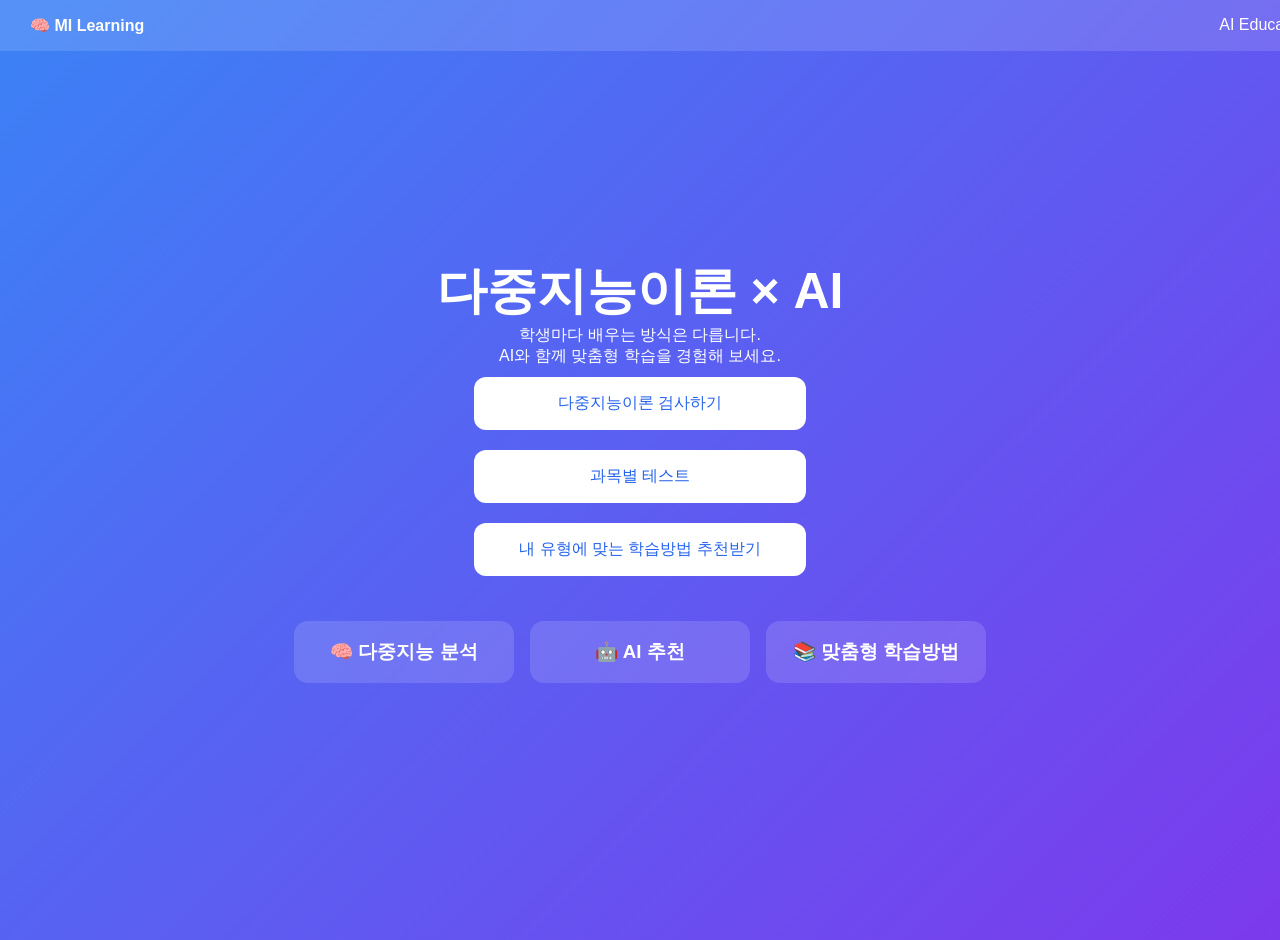
<file: index.html>
<!doctype html>
<html>
<head>
    <meta charset='utf-8'>
    <link rel='stylesheet' href='style.css'>
</head>
<body>
    <div class='top'>
        <b>🧠 MI Learning</b>
        <span>AI Education</span>
    </div>
    <div class='hero'>
        <h1 style='font-size:50px'>다중지능이론 × AI</h1>
        <p>학생마다 배우는 방식은 다릅니다.<br>AI와 함께 맞춤형 학습을 경험해 보세요.</p>
        
        
        <a class='btn' href='#' onclick='goMBTI()'>다중지능이론 검사하기</a>
        
       
        <a class='btn' href='subjects.html'>과목별 테스트</a>
        
        
        <a class='btn' href='recommend.html'>내 유형에 맞는 학습방법 추천받기</a>
        
        <div class='cards'>
            <div class='card'><h3>🧠 다중지능 분석</h3></div>
            <div class='card'><h3>🤖 AI 추천</h3></div>
            <div class='card'><h3>📚 맞춤형 학습방법</h3></div>
        </div>
    </div>
    <script src='script.js'></script>
</body>
</html>
</file>
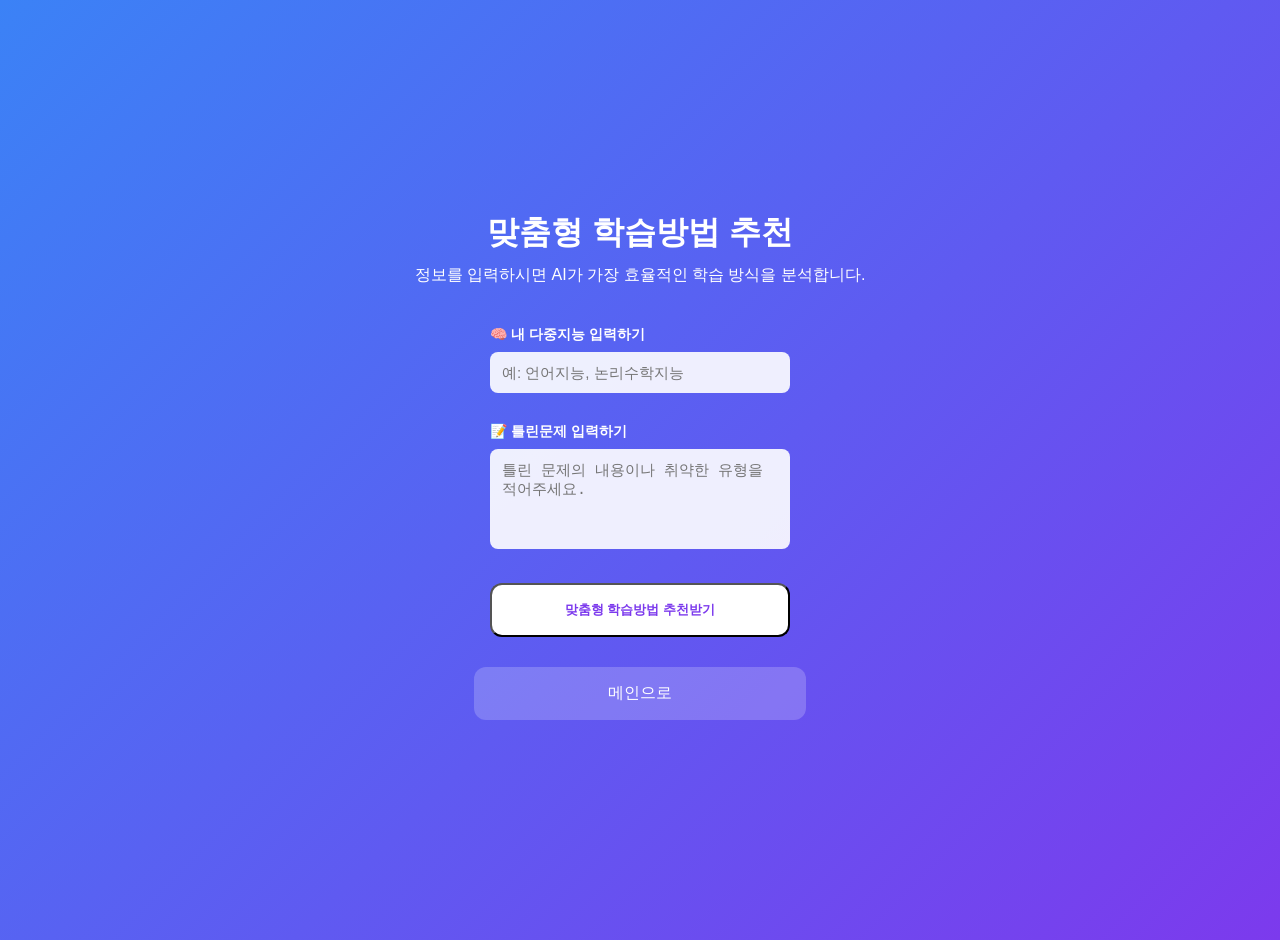
<file: recommend.html>
<!doctype html>
<html>
<head>
    <meta charset='utf-8'>
    <link rel='stylesheet' href='style.css'>
    <style>
        .input-group {
            margin: 15px 0;
            text-align: left;
            width: 300px;
        }
        label {
            display: block;
            margin-bottom: 8px;
            font-weight: bold;
            font-size: 14px;
        }
        input, textarea {
            width: 100%;
            padding: 12px;
            border: none;
            border-radius: 8px;
            background: rgba(255, 255, 255, 0.9);
            color: #333;
            font-size: 15px;
            box-sizing: border-box;
        }
        textarea {
            resize: none;
            height: 100px;
        }
        .submit-btn {
            background: #fff;
            color: #7c3aed;
            font-weight: bold;
            cursor: pointer;
            transition: background 0.2s;
            margin-top: 15px;
        }
        .submit-btn:hover {
            background: #f3e8ff;
        }
    </style>
</head>
<body>
    <div class='hero'>
        <h1 style='font-size: 32px; margin-bottom: 10px;'>맞춤형 학습방법 추천</h1>
        <p style='margin-bottom: 25px;'>정보를 입력하시면 AI가 가장 효율적인 학습 방식을 분석합니다.</p>

        <div class='input-group'>
            <label for='intelligence'>🧠 내 다중지능 입력하기</label>
            <input type='text' id='intelligence' placeholder='예: 언어지능, 논리수학지능'>
        </div>

        <div class='input-group'>
            <label for='wrong-answer'>📝 틀린문제 입력하기</label>
            <textarea id='wrong-answer' placeholder='틀린 문제의 내용이나 취약한 유형을 적어주세요.'></textarea>
        </div>

        <button class='btn submit-btn' onclick='checkAndRecommend()'>맞춤형 학습방법 추천받기</button>
        
        <a class='btn' href='index.html' style='background: rgba(255,255,255,0.2); color: #fff; margin-top: 20px;'>메인으로</a>
    </div>

    <script>
        function checkAndRecommend() {
            // 사용자가 입력한 값 가져오기
            var intelligenceInput = document.getElementById('intelligence').value;
            var wrongAnswerInput = document.getElementById('wrong-answer').value;

            // 조건 확인 (다중지능에 '언어' 혹은 '국어'가 포함되고, 문제에 '통합사회' 혹은 '관점'이 포함된 경우)
            if ((intelligenceInput.includes('언어') || intelligenceInput.includes('국어')) && 
                (wrongAnswerInput.includes('통합사회') || wrongAnswerInput.includes('관점') || wrongAnswerInput.includes('환경'))) {
                
                alert("AI 맞춤형 학습 추천 페이지로 이동합니다.");
                location.href = 'result.html'; // 결과 페이지로 이동
                
            } else {
                // 그 외 다른 것을 입력했을 때 예외 처리 안내
                alert("현재는 시연 단계 프로토타입입니다.\n\n[시연 방법]\n다중지능: '언어지능'\n틀린문제: '통합사회 관점 문제'\n형태로 핵심 단어가 포함되게 입력해 주세요!");
            }
        }
    </script>
</body>
</html>
</file>
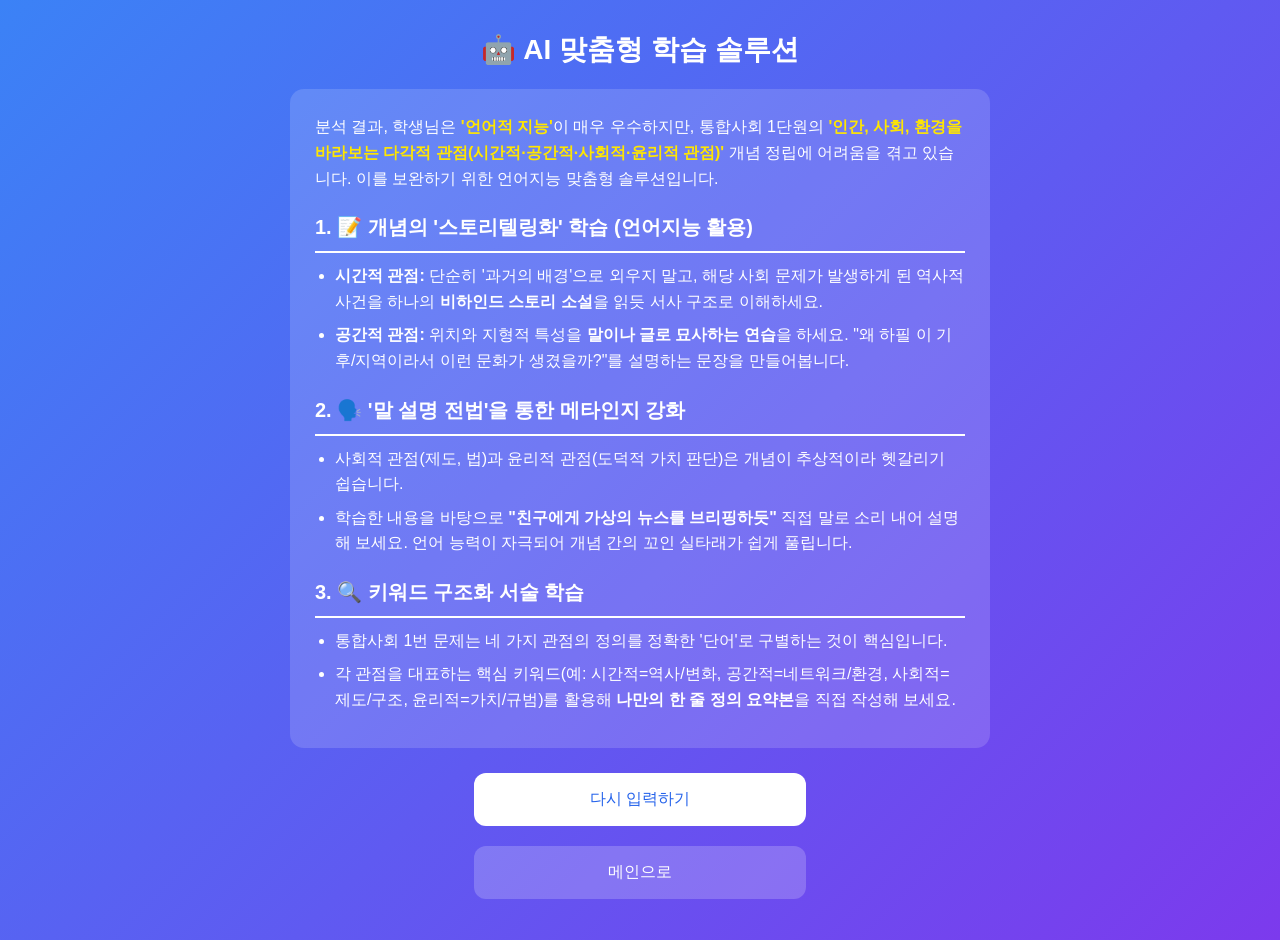
<file: result.html>
<!doctype html>
<html>
<head>
    <meta charset='utf-8'>
    <link rel='stylesheet' href='style.css'>
    <style>
        .result-box {
            background: rgba(255, 255, 255, 0.15);
            padding: 25px;
            border-radius: 14px;
            max-width: 650px;
            text-align: left;
            margin-top: 20px;
            line-height: 1.6;
        }
        h2 { color: #fff; border-bottom: 2px solid #fff; padding-bottom: 8px; margin-top: 20px; font-size: 20px;}
        ul { padding-left: 20px; margin: 10px 0; }
        li { margin-bottom: 8px; }
        .highlight { color: #ffe600; font-weight: bold; }
    </style>
</head>
<body>
    <div class='hero'>
        <h1 style='font-size: 28px;'>🤖 AI 맞춤형 학습 솔루션</h1>
        
        <div class='result-box'>
            <p>분석 결과, 학생님은 <span class='highlight'>'언어적 지능'</span>이 매우 우수하지만, 통합사회 1단원의 <span class='highlight'>'인간, 사회, 환경을 바라보는 다각적 관점(시간적·공간적·사회적·윤리적 관점)'</span> 개념 정립에 어려움을 겪고 있습니다. 이를 보완하기 위한 언어지능 맞춤형 솔루션입니다.</p>
            
            <h2>1. 📝 개념의 '스토리텔링화' 학습 (언어지능 활용)</h2>
            <ul>
                <li><strong>시간적 관점:</strong> 단순히 '과거의 배경'으로 외우지 말고, 해당 사회 문제가 발생하게 된 역사적 사건을 하나의 <b>비하인드 스토리 소설</b>을 읽듯 서사 구조로 이해하세요.</li>
                <li><strong>공간적 관점:</strong> 위치와 지형적 특성을 <b>말이나 글로 묘사하는 연습</b>을 하세요. "왜 하필 이 기후/지역이라서 이런 문화가 생겼을까?"를 설명하는 문장을 만들어봅니다.</li>
            </ul>

            <h2>2. 🗣️ '말 설명 전법'을 통한 메타인지 강화</h2>
            <ul>
                <li>사회적 관점(제도, 법)과 윤리적 관점(도덕적 가치 판단)은 개념이 추상적이라 헷갈리기 쉽습니다.</li>
                <li>학습한 내용을 바탕으로 <b>"친구에게 가상의 뉴스를 브리핑하듯"</b> 직접 말로 소리 내어 설명해 보세요. 언어 능력이 자극되어 개념 간의 꼬인 실타래가 쉽게 풀립니다.</li>
            </ul>

            <h2>3. 🔍 키워드 구조화 서술 학습</h2>
            <ul>
                <li>통합사회 1번 문제는 네 가지 관점의 정의를 정확한 '단어'로 구별하는 것이 핵심입니다.</li>
                <li>각 관점을 대표하는 핵심 키워드(예: 시간적=역사/변화, 공간적=네트워크/환경, 사회적=제도/구조, 윤리적=가치/규범)를 활용해 <b>나만의 한 줄 정의 요약본</b>을 직접 작성해 보세요.</li>
            </ul>
        </div>

        <a class='btn' href='recommend.html' style='margin-top: 25px;'>다시 입력하기</a>
        <a class='btn' href='index.html' style='background: rgba(255,255,255,0.2); color: #fff;'>메인으로</a>
    </div>
</body>
</html>
</file>
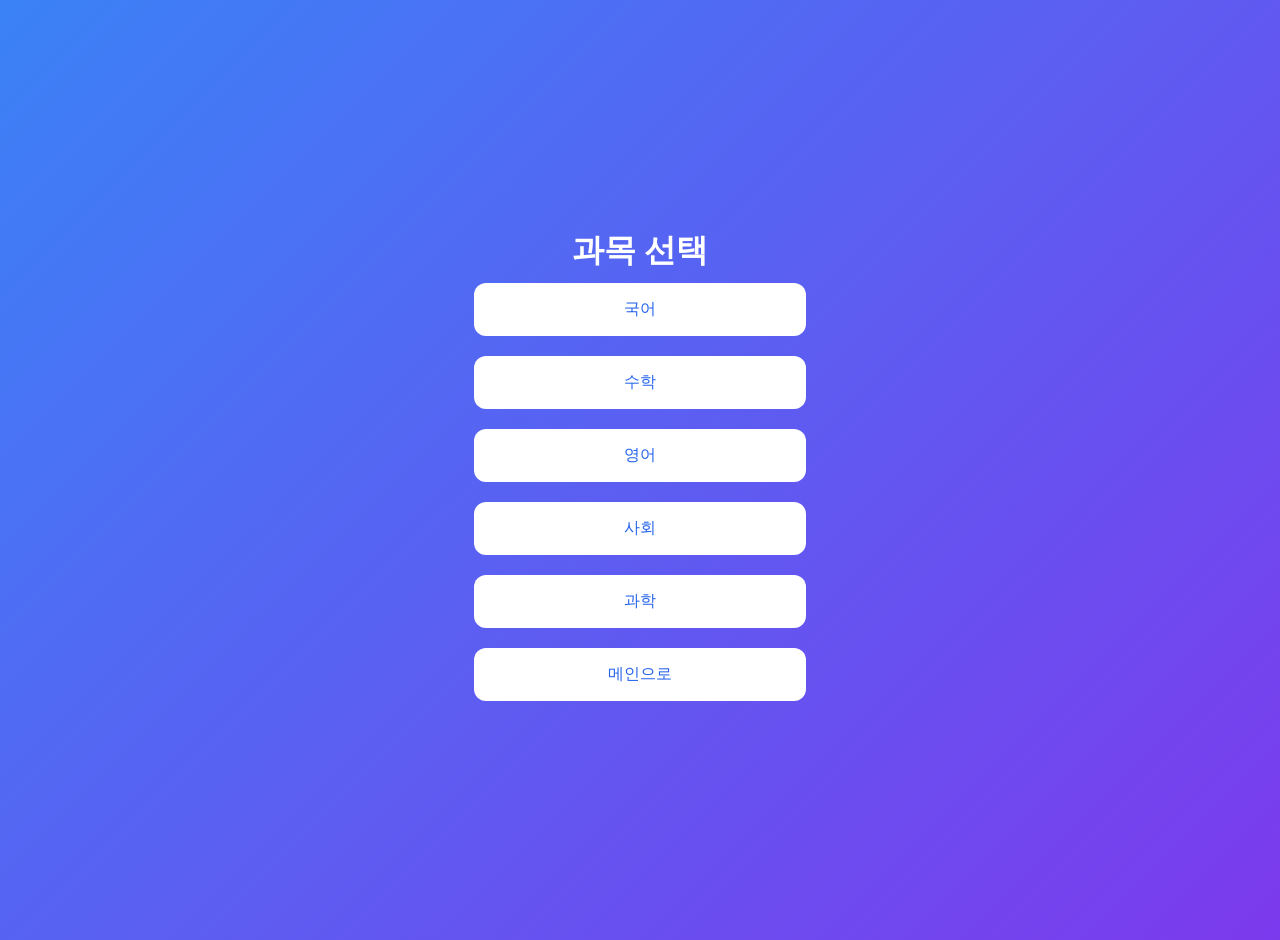
<file: subjects.html>
<!doctype html>
<html>
<head>
    <meta charset='utf-8'>
    <link rel='stylesheet' href='style.css'>
</head>
<body>
    <div class='hero'>
        <h1>과목 선택</h1>
        <a class='btn' href='https://drive.google.com/file/d/1J9R9Dmx52_j1rZmSWTU-X60ePrLpYoZk/view?usp=drivesdk' target='_blank'>국어</a>
        <a class='btn' href='https://drive.google.com/file/d/15XmhcezzKFqdswFqZVp99R8maxwsWg__/view?usp=drivesdk' target='_blank'>수학</a>
        <a class='btn' href='https://drive.google.com/file/d/1vCgf9kyi2NCHSyVr30LJDBssOyy39zGn/view?usp=drivesdk' target='_blank'>영어</a>
        <a class='btn' href='https://drive.google.com/file/d/1oHLZH5TAo1xcWmAJMnth8XohoKpGLAET/view?usp=drivesdk' target='_blank'>사회</a>
        <a class='btn' href='https://drive.google.com/file/d/1bJK_fR6TcvJjhz0enFZrDKXs3l0YFZys/view?usp=drivesdk' target='_blank'>과학</a>
        <a class='btn' href='index.html'>메인으로</a>
    </div>
</body>
</html>
</file>
<file: style.css>
*{margin:0}body{font-family:Arial;background:linear-gradient(135deg,#3b82f6,#7c3aed);color:#fff}.top{position:fixed;top:0;width:100%;display:flex;justify-content:space-between;padding:16px 30px;background:#ffffff22}.hero{min-height:100vh;display:flex;flex-direction:column;justify-content:center;align-items:center;text-align:center;padding:20px}.btn{display:block;width:300px;padding:16px;margin:10px;background:#fff;color:#2563eb;text-decoration:none;border-radius:12px}.cards{display:grid;grid-template-columns:repeat(auto-fit,minmax(220px,1fr));gap:16px;max-width:900px;margin-top:35px}.card{background:#ffffff22;padding:18px;border-radius:14px}
</file>
